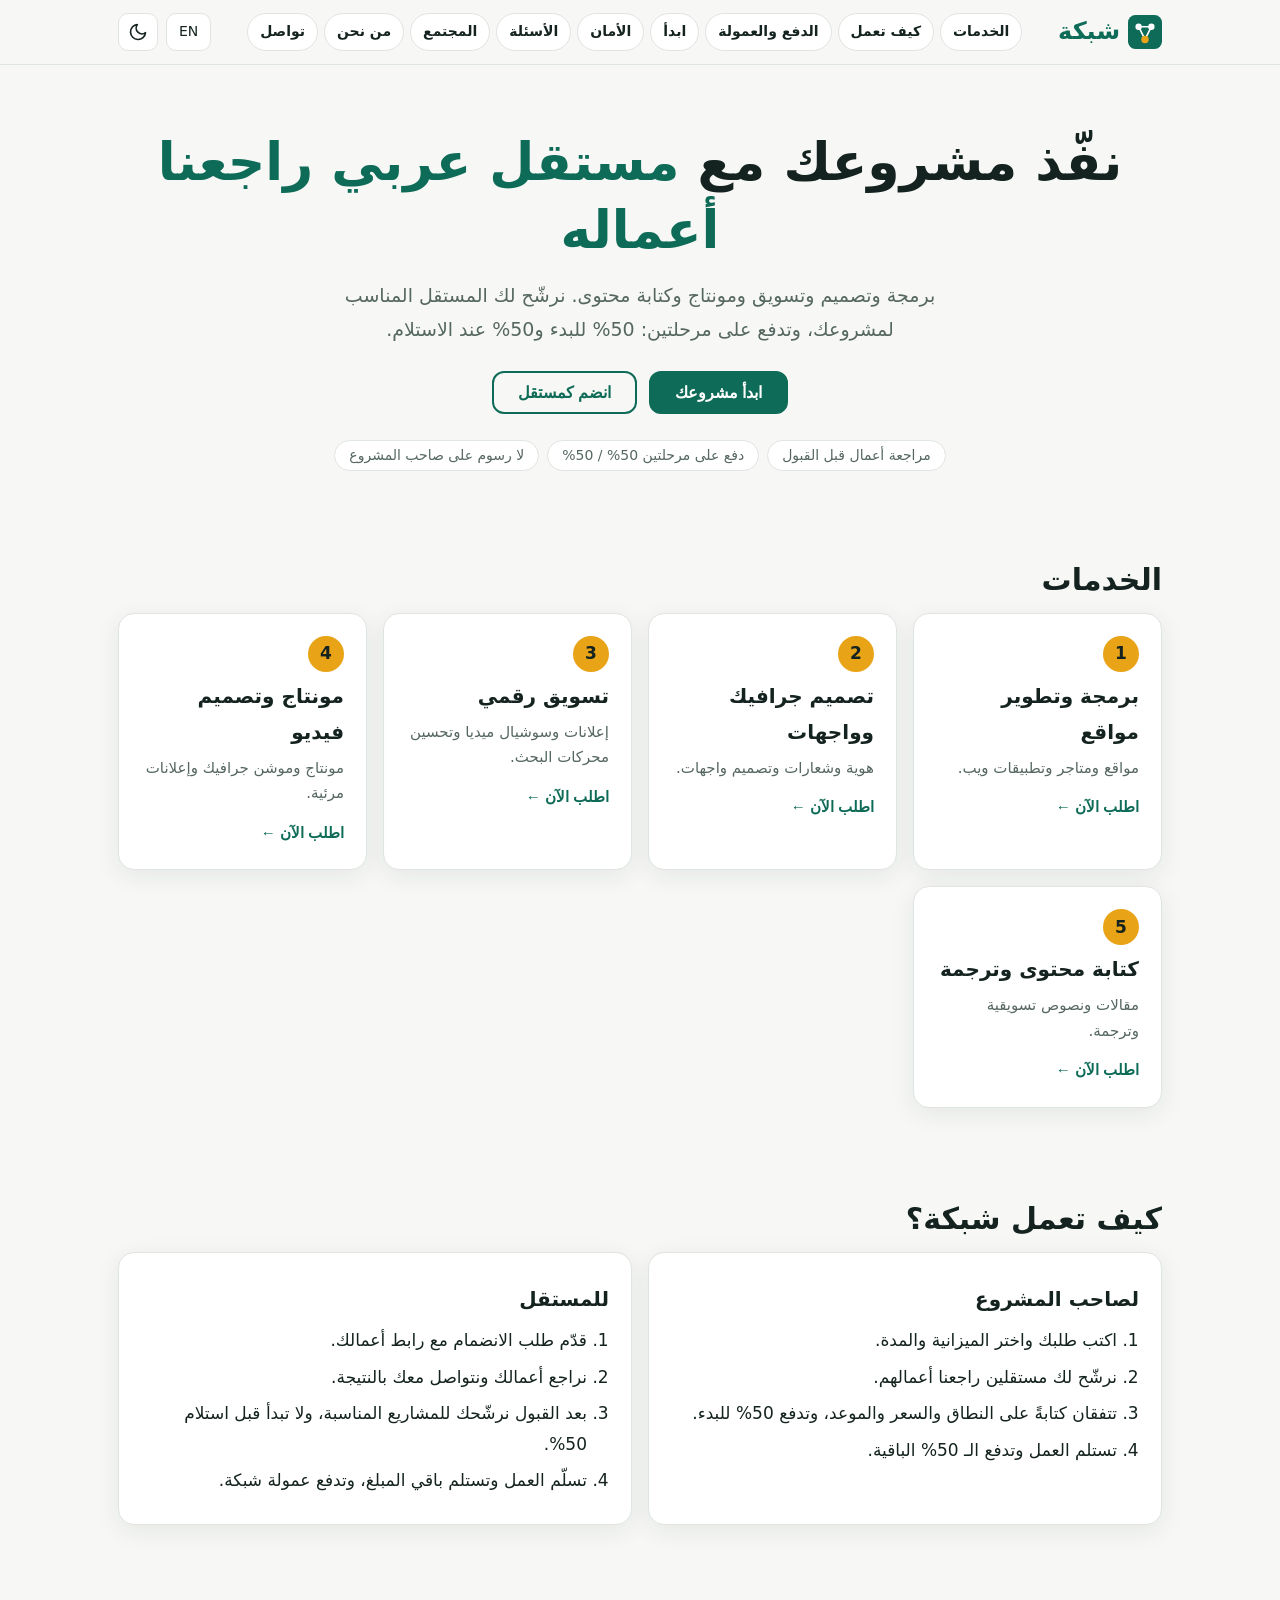
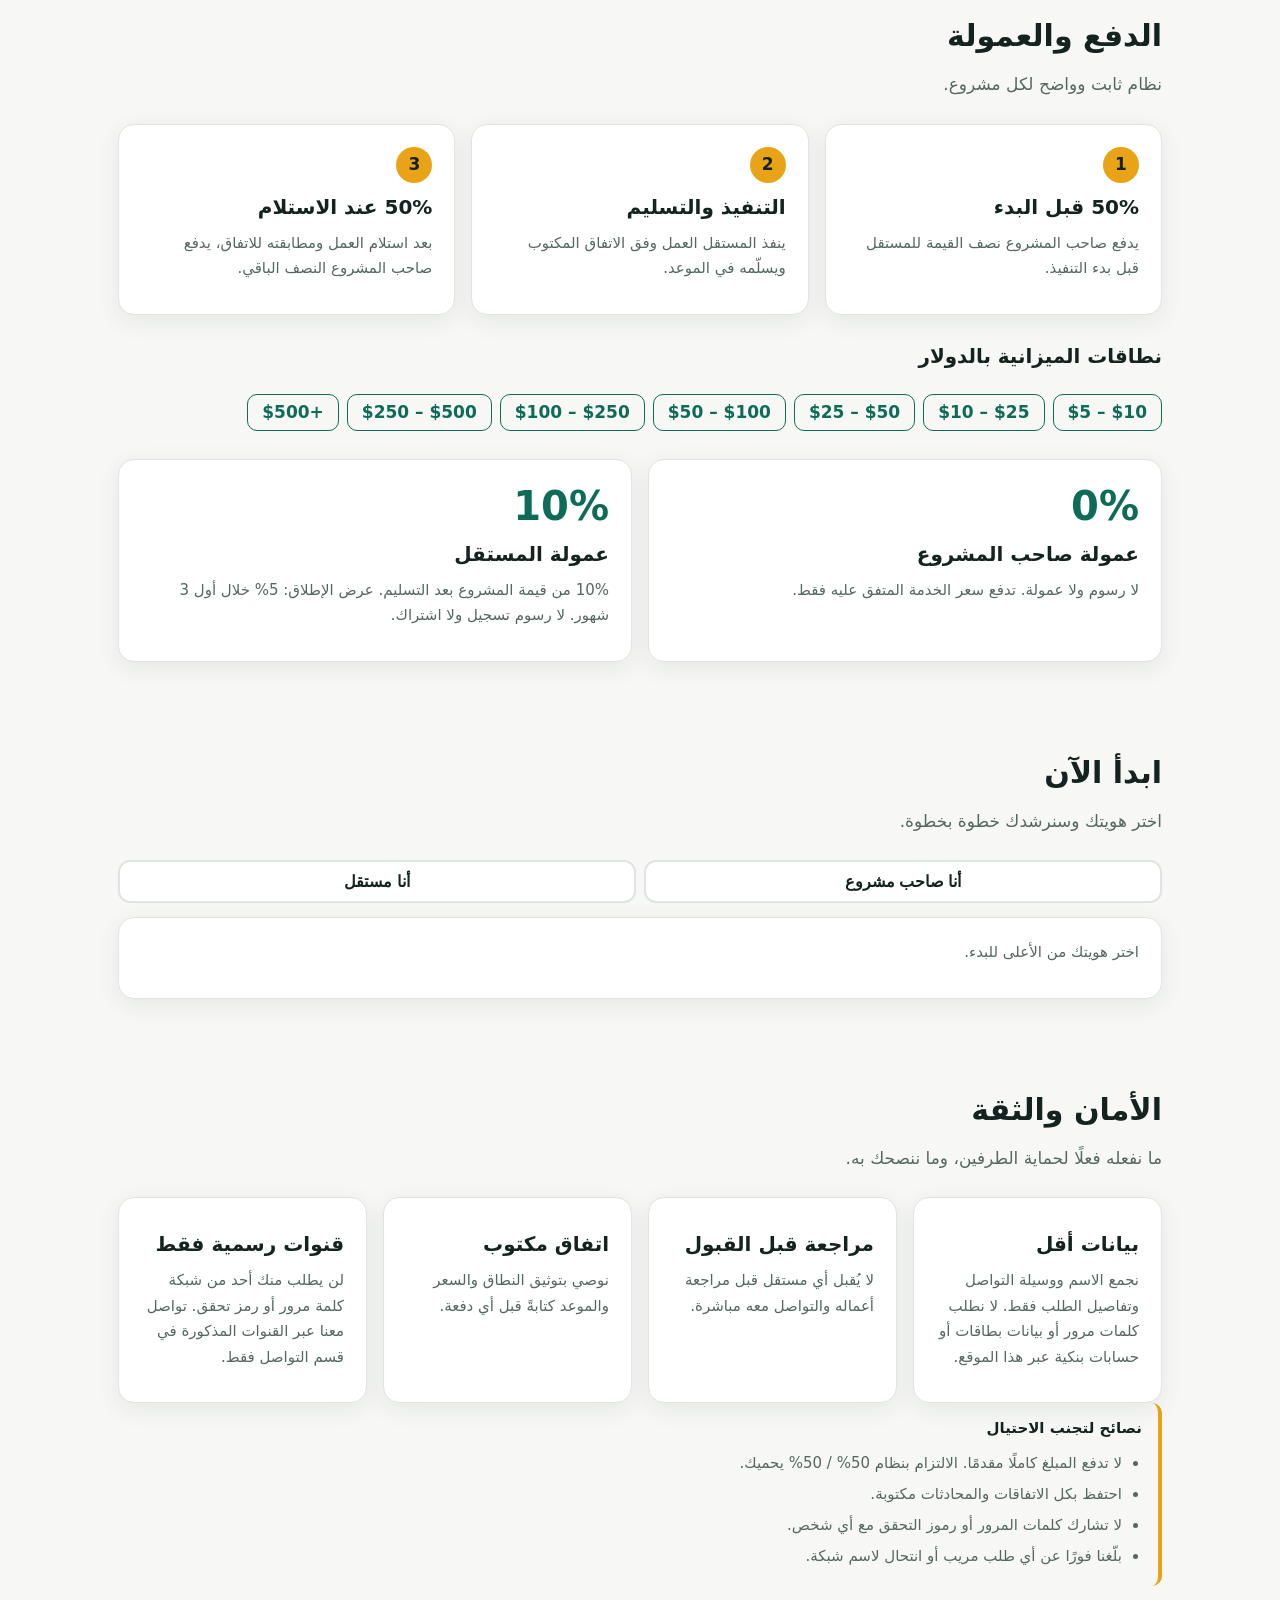
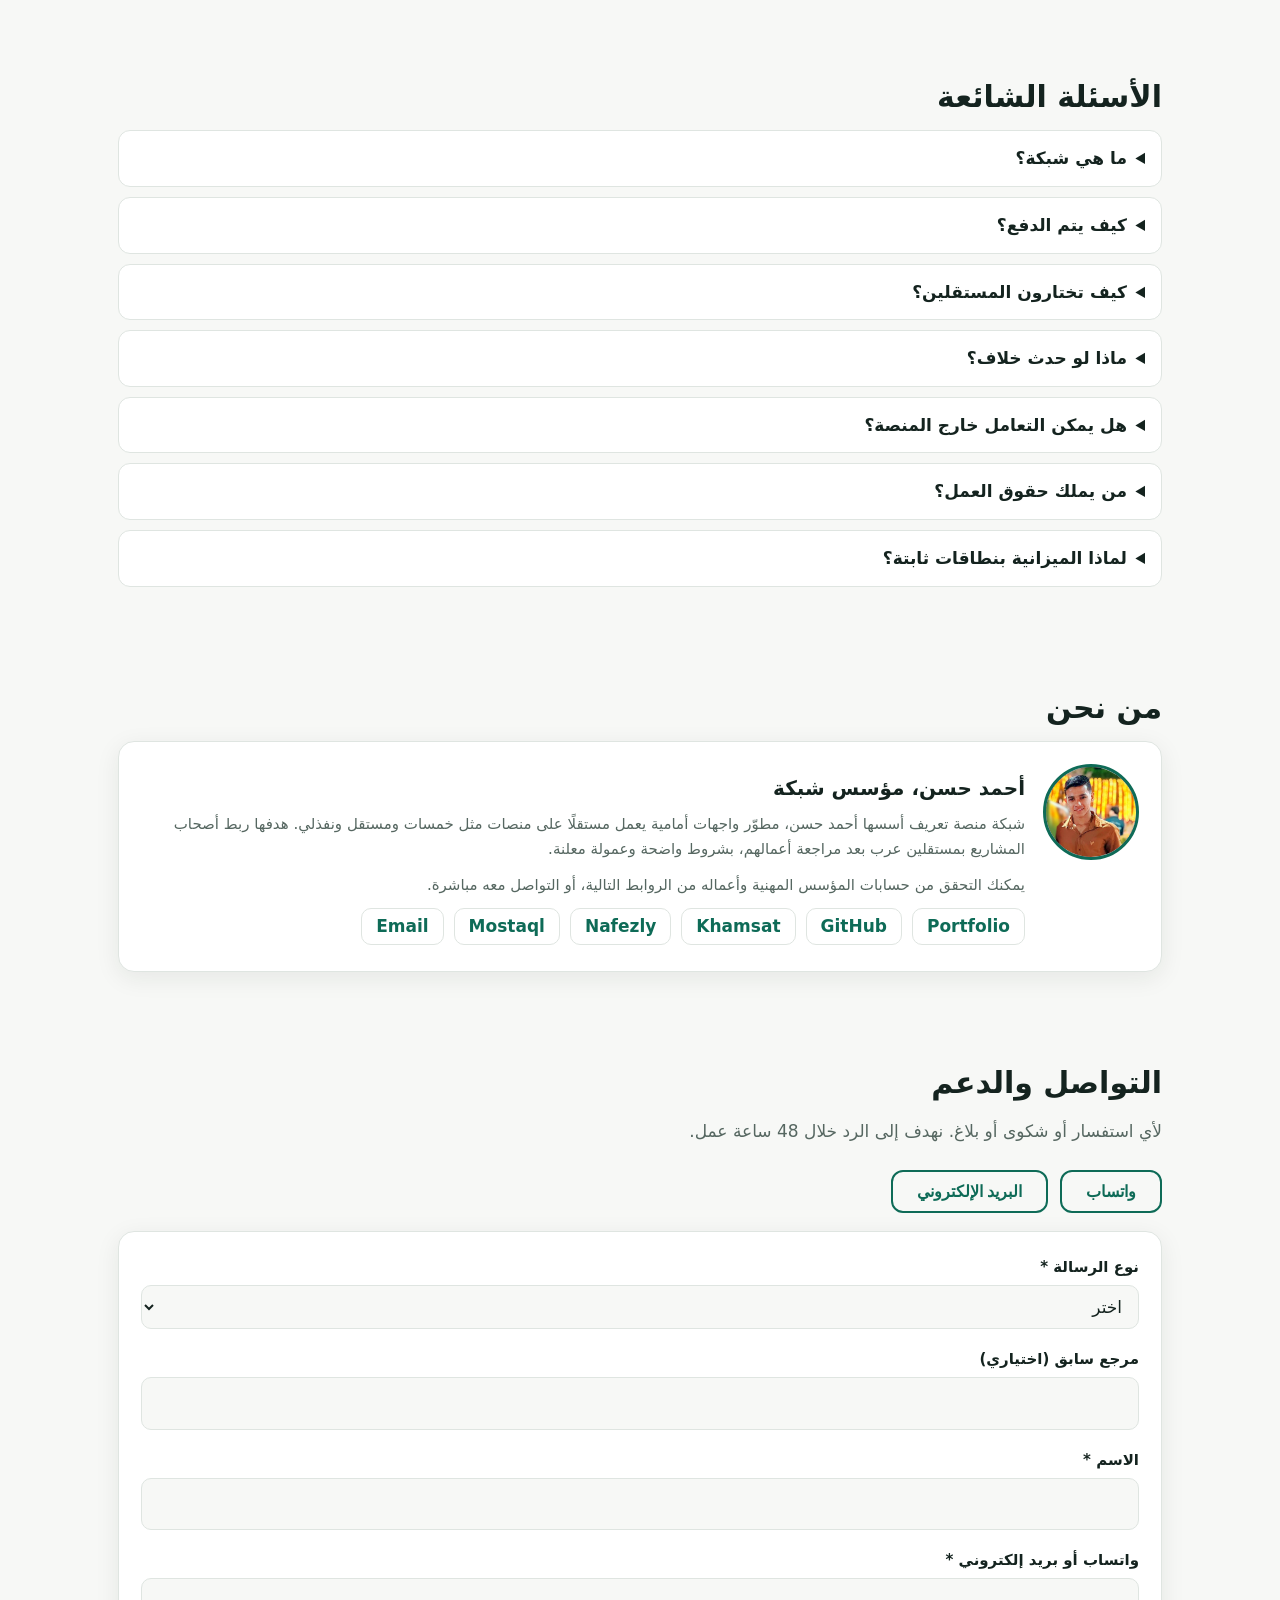
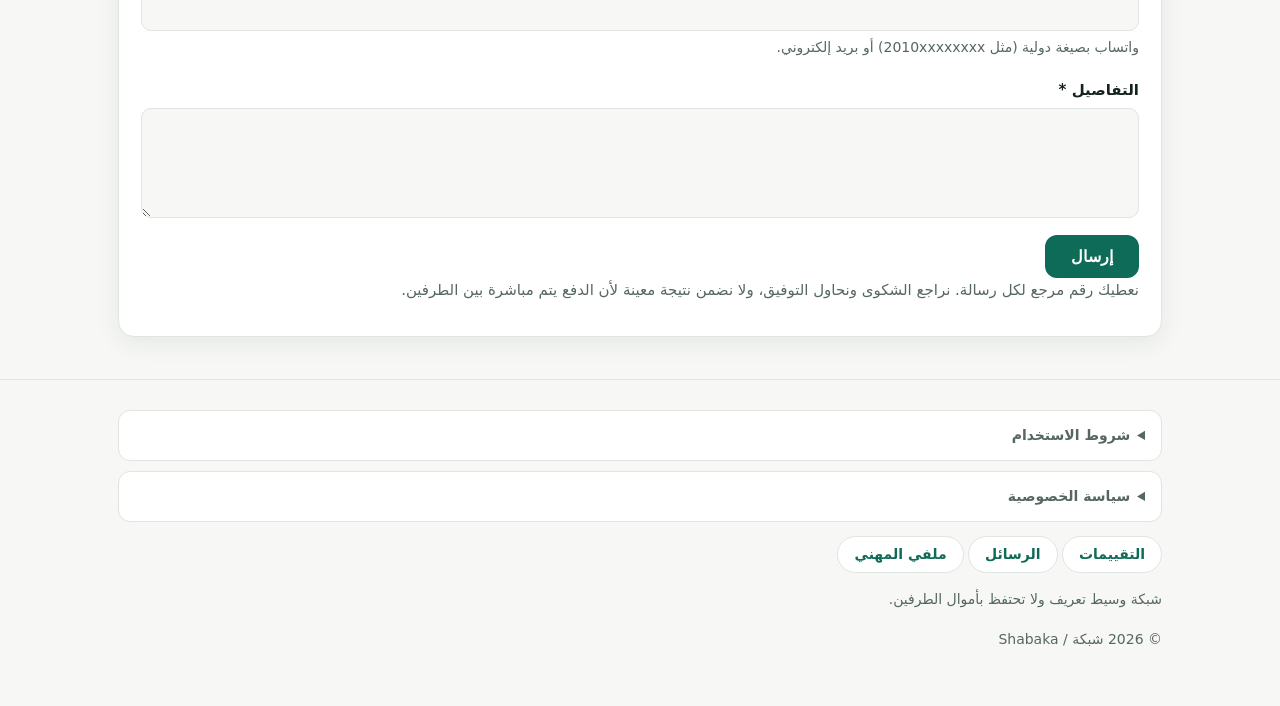
<file: index.html>
<!doctype html>
<html lang="ar" dir="rtl">
  <head>
    <meta charset="utf-8" />
    <meta
      name="viewport"
      content="width=device-width, initial-scale=1, viewport-fit=cover"
    />
    <title>شبكة | Shabaka — مستقلون عرب بأعمال تمت مراجعتها</title>
    <meta
      name="description"
      content="شبكة: نفّذ مشروعك مع مستقل عربي راجعنا أعماله. برمجة وتصميم وتسويق ومونتاج وكتابة محتوى. الدفع على مرحلتين 50% / 50%."
    />
    <meta property="og:title" content="شبكة | Shabaka" />
    <meta
      property="og:description"
      content="مستقلون عرب بأعمال تمت مراجعتها، ودفع على مرحلتين."
    />
    <meta name="referrer" content="no-referrer" />
    <meta name="color-scheme" content="light dark" />
    <meta name="theme-color" content="#0e6b57" />
    <link rel="canonical" href="https://ahmedhassanhamed.github.io/shabaka/" />
    <meta property="og:type" content="website" />
    <meta
      property="og:url"
      content="https://ahmedhassanhamed.github.io/shabaka/"
    />
    <meta property="og:locale" content="ar_AR" />
    <meta
      property="og:image"
      content="https://ahmedhassanhamed.github.io/shabaka/assets/og-image.png"
    />
    <meta property="og:image:width" content="1200" />
    <meta property="og:image:height" content="630" />
    <meta property="og:image:alt" content="شبكة | Shabaka" />
    <meta name="twitter:card" content="summary_large_image" />
    <meta
      name="twitter:image"
      content="https://ahmedhassanhamed.github.io/shabaka/assets/og-image.png"
    />
    <script type="application/ld+json">
      {
        "@context": "https://schema.org",
        "@type": "Organization",
        "name": "شبكة | Shabaka",
        "url": "https://ahmedhassanhamed.github.io/shabaka/",
        "logo": "https://ahmedhassanhamed.github.io/shabaka/assets/logo.svg",
        "email": "ahmed.hassan.dev77@gmail.com",
        "founder": {
          "@type": "Person",
          "name": "Ahmed Hassan",
          "image": "https://ahmedhassanhamed.github.io/shabaka/assets/profile.jpeg",
          "sameAs": [
            "https://ahmedhassanhamed.github.io/AhmedHassanHamed/",
            "https://github.com/AhmedHassanHamed",
            "https://khamsat.com/user/hassanhamed_cz",
            "https://nafezly.com/u/ahmed_hassan_dev",
            "https://mostaql.com/u/Ahmed_Hassan_CZ"
          ]
        }
      }
    </script>
    <meta
      http-equiv="Content-Security-Policy"
      content="default-src 'self'; style-src 'self' https://fonts.googleapis.com; font-src https://fonts.gstatic.com; script-src 'self' https://gc.zgo.at https://plausible.io; img-src 'self' data: https://*.goatcounter.com; connect-src 'self' https://*.goatcounter.com https://plausible.io; base-uri 'none'; form-action 'none'; object-src 'none'"
    />
    <link rel="icon" type="image/svg+xml" href="assets/favicon.svg" />
    <link
      href="https://fonts.googleapis.com/css2?family=Cairo:wght@400;600;800&display=swap"
      rel="stylesheet"
    />
    <link rel="stylesheet" href="css/style.css" />
  </head>
  <body>
    <a class="skip" href="#main" data-i18n="skip"></a>
    <header>
      <div class="w">
        <a class="logo" href="#top"
          ><img src="assets/logo.svg" alt="" width="34" height="34" /><span
            >شبكة</span
          ></a
        >
        <nav id="nav" aria-label="Main">
          <a href="#services" data-i18n="n_services"></a
          ><a href="#how" data-i18n="n_how"></a
          ><a href="#pay" data-i18n="n_pay"></a
          ><a href="#start" data-i18n="n_start"></a
          ><a href="#trust" data-i18n="n_trust"></a
          ><a href="#faq" data-i18n="n_faq"></a
          ><a href="community.html" data-i18n="n_community"></a
          ><a href="#about" data-i18n="n_about"></a
          ><a href="#contact" data-i18n="n_contact"></a>
        </nav>
        <div class="ctl">
          <button
            class="ib"
            id="lang"
            type="button"
            aria-label="Language"
          ></button
          ><button class="ib" id="theme" type="button"></button
          ><button
            class="ib mb"
            id="mb"
            type="button"
            aria-controls="nav"
            aria-expanded="false"
            data-i18n="menu"
          ></button>
        </div>
      </div>
    </header>
    <main id="main">
      <section class="hero" id="top">
        <div class="w">
          <h1><span data-i18n="h1a"></span> <em data-i18n="h1b"></em></h1>
          <p data-i18n="h_sub"></p>
          <div class="cta">
            <button
              class="btn"
              type="button"
              data-role="client"
              data-i18n="h_cta_c"
            ></button
            ><button
              class="btn o"
              type="button"
              data-role="freelancer"
              data-i18n="h_cta_f"
            ></button>
          </div>
          <ul class="chips">
            <li data-i18n="c1"></li>
            <li data-i18n="c2"></li>
            <li data-i18n="c3"></li>
          </ul>
        </div>
      </section>

      <section id="services">
        <div class="w">
          <h2 data-i18n="s_title"></h2>
          <div class="g" id="cats"></div>
        </div>
      </section>

      <section id="how">
        <div class="w">
          <h2 data-i18n="how_title"></h2>
          <div class="g2">
            <div class="c">
              <h3 data-i18n="how_c"></h3>
              <ol class="lst">
                <li data-i18n="hc1"></li>
                <li data-i18n="hc2"></li>
                <li data-i18n="hc3"></li>
                <li data-i18n="hc4"></li>
              </ol>
            </div>
            <div class="c">
              <h3 data-i18n="how_f"></h3>
              <ol class="lst">
                <li data-i18n="hf1"></li>
                <li data-i18n="hf2"></li>
                <li data-i18n="hf3"></li>
                <li data-i18n="hf4"></li>
              </ol>
            </div>
          </div>
        </div>
      </section>

      <section id="pay">
        <div class="w">
          <h2 data-i18n="pay_title"></h2>
          <p class="sub" data-i18n="pay_sub"></p>
          <div class="g">
            <div class="c">
              <span class="n">1</span>
              <h3 data-i18n="p1t"></h3>
              <p data-i18n="p1d"></p>
            </div>
            <div class="c">
              <span class="n">2</span>
              <h3 data-i18n="p2t"></h3>
              <p data-i18n="p2d"></p>
            </div>
            <div class="c">
              <span class="n">3</span>
              <h3 data-i18n="p3t"></h3>
              <p data-i18n="p3d"></p>
            </div>
          </div>
          <h3 class="mt" data-i18n="bands_t"></h3>
          <ul class="bands" id="bands"></ul>
          <div class="g2 mt">
            <div class="c">
              <b class="big">0%</b>
              <h3 data-i18n="fc_t"></h3>
              <p data-i18n="fc_d"></p>
            </div>
            <div class="c">
              <b class="big">10%</b>
              <h3 data-i18n="ff_t"></h3>
              <p data-i18n="ff_d"></p>
            </div>
          </div>
        </div>
      </section>

      <section id="start">
        <div class="w">
          <h2 data-i18n="st_title"></h2>
          <p class="sub" data-i18n="st_sub"></p>
          <div class="roles" role="tablist">
            <button
              type="button"
              role="tab"
              id="t-client"
              aria-selected="false"
              aria-controls="wz"
              data-role="client"
              data-i18n="h_client"
            ></button
            ><button
              type="button"
              role="tab"
              id="t-freelancer"
              aria-selected="false"
              aria-controls="wz"
              data-role="freelancer"
              data-i18n="h_free"
            ></button>
          </div>
          <div class="c" id="wz" role="tabpanel" aria-live="polite"></div>
        </div>
      </section>

      <section id="trust">
        <div class="w">
          <h2 data-i18n="tr_title"></h2>
          <p class="sub" data-i18n="tr_sub"></p>
          <div class="g">
            <div class="c">
              <h3 data-i18n="tr1t"></h3>
              <p data-i18n="tr1d"></p>
            </div>
            <div class="c">
              <h3 data-i18n="tr2t"></h3>
              <p data-i18n="tr2d"></p>
            </div>
            <div class="c">
              <h3 data-i18n="tr3t"></h3>
              <p data-i18n="tr3d"></p>
            </div>
            <div class="c">
              <h3 data-i18n="tr4t"></h3>
              <p data-i18n="tr4d"></p>
            </div>
          </div>
          <div class="note mt">
            <strong data-i18n="tips_t"></strong>
            <ul>
              <li data-i18n="tip1"></li>
              <li data-i18n="tip2"></li>
              <li data-i18n="tip3"></li>
              <li data-i18n="tip4"></li>
            </ul>
          </div>
        </div>
      </section>

      <section id="faq">
        <div class="w">
          <h2 data-i18n="faq_title"></h2>
          <details>
            <summary data-i18n="fq1q"></summary>
            <p data-i18n="fq1a"></p>
          </details>
          <details>
            <summary data-i18n="fq2q"></summary>
            <p data-i18n="fq2a"></p>
          </details>
          <details>
            <summary data-i18n="fq3q"></summary>
            <p data-i18n="fq3a"></p>
          </details>
          <details>
            <summary data-i18n="fq4q"></summary>
            <p data-i18n="fq4a"></p>
          </details>
          <details>
            <summary data-i18n="fq5q"></summary>
            <p data-i18n="fq5a"></p>
          </details>
          <details>
            <summary data-i18n="fq6q"></summary>
            <p data-i18n="fq6a"></p>
          </details>
          <details>
            <summary data-i18n="fq7q"></summary>
            <p data-i18n="fq7a"></p>
          </details>
        </div>
      </section>

      <section id="about">
        <div class="w">
          <h2 data-i18n="ab_title"></h2>
          <div class="c about">
            <img
              class="av"
              src="assets/profile.jpeg"
              alt="أحمد حسن"
              width="96"
              height="96"
              decoding="async"
            />
            <div>
              <h3 data-i18n="ab_name"></h3>
              <p data-i18n="ab_p1"></p>
              <p data-i18n="ab_p2"></p>
              <ul class="links">
                <li>
                  <a
                    href="https://ahmedhassanhamed.github.io/AhmedHassanHamed/"
                    target="_blank"
                    rel="noopener noreferrer"
                    >Portfolio</a
                  >
                </li>
                <li>
                  <a
                    href="https://github.com/AhmedHassanHamed"
                    target="_blank"
                    rel="noopener noreferrer"
                    >GitHub</a
                  >
                </li>
                <li>
                  <a
                    href="https://khamsat.com/user/hassanhamed_cz"
                    target="_blank"
                    rel="noopener noreferrer"
                    >Khamsat</a
                  >
                </li>
                <li>
                  <a
                    href="https://nafezly.com/u/ahmed_hassan_dev"
                    target="_blank"
                    rel="noopener noreferrer"
                    >Nafezly</a
                  >
                </li>
                <li>
                  <a
                    href="https://mostaql.com/u/Ahmed_Hassan_CZ"
                    target="_blank"
                    rel="noopener noreferrer"
                    >Mostaql</a
                  >
                </li>
                <li>
                  <a href="mailto:ahmed.hassan.dev77@gmail.com"
                    >Email</a
                  >
                </li>
              </ul>
            </div>
          </div>
        </div>
      </section>

      <section id="contact">
        <div class="w">
          <h2 data-i18n="ct_title"></h2>
          <p class="sub" data-i18n="ct_sub"></p>
          <div class="cta start">
            <a
              class="btn o"
              id="cw"
              href="#contact"
              target="_blank"
              rel="noopener"
              hidden
              data-i18n="ct_wa"
            ></a
            ><a
              class="btn o"
              id="ce"
              href="#contact"
              hidden
              data-i18n="ct_em"
            ></a>
          </div>
          <div class="c">
            <div id="sp"></div>
            <p class="tk" data-i18n="ct_note"></p>
          </div>
        </div>
      </section>
    </main>
    <footer>
      <div class="w">
        <details>
          <summary data-i18n="ft_terms"></summary>
          <p data-i18n="terms_body"></p>
        </details>
        <details>
          <summary data-i18n="ft_privacy"></summary>
          <p data-i18n="privacy_body"></p>
        </details>
        <p>
          <a class="pill" href="reviews.html" data-i18n="ft_reviews"></a>
          <a class="pill" href="messages.html" data-i18n="ft_msgs"></a>
          <a class="pill" href="profile.html" data-i18n="ft_profile"></a>
        </p>
        <p data-i18n="ft_disc"></p>
        <p>&copy; 2026 شبكة / Shabaka</p>
      </div>
    </footer>
    <noscript
      ><p class="ns">
        يتطلب هذا الموقع تفعيل JavaScript. / This site requires JavaScript.
      </p></noscript
    >
    <script src="js/config.js"></script>
    <script src="js/i18n.js"></script>
    <script src="js/app.js"></script>
  </body>
</html>
</file>
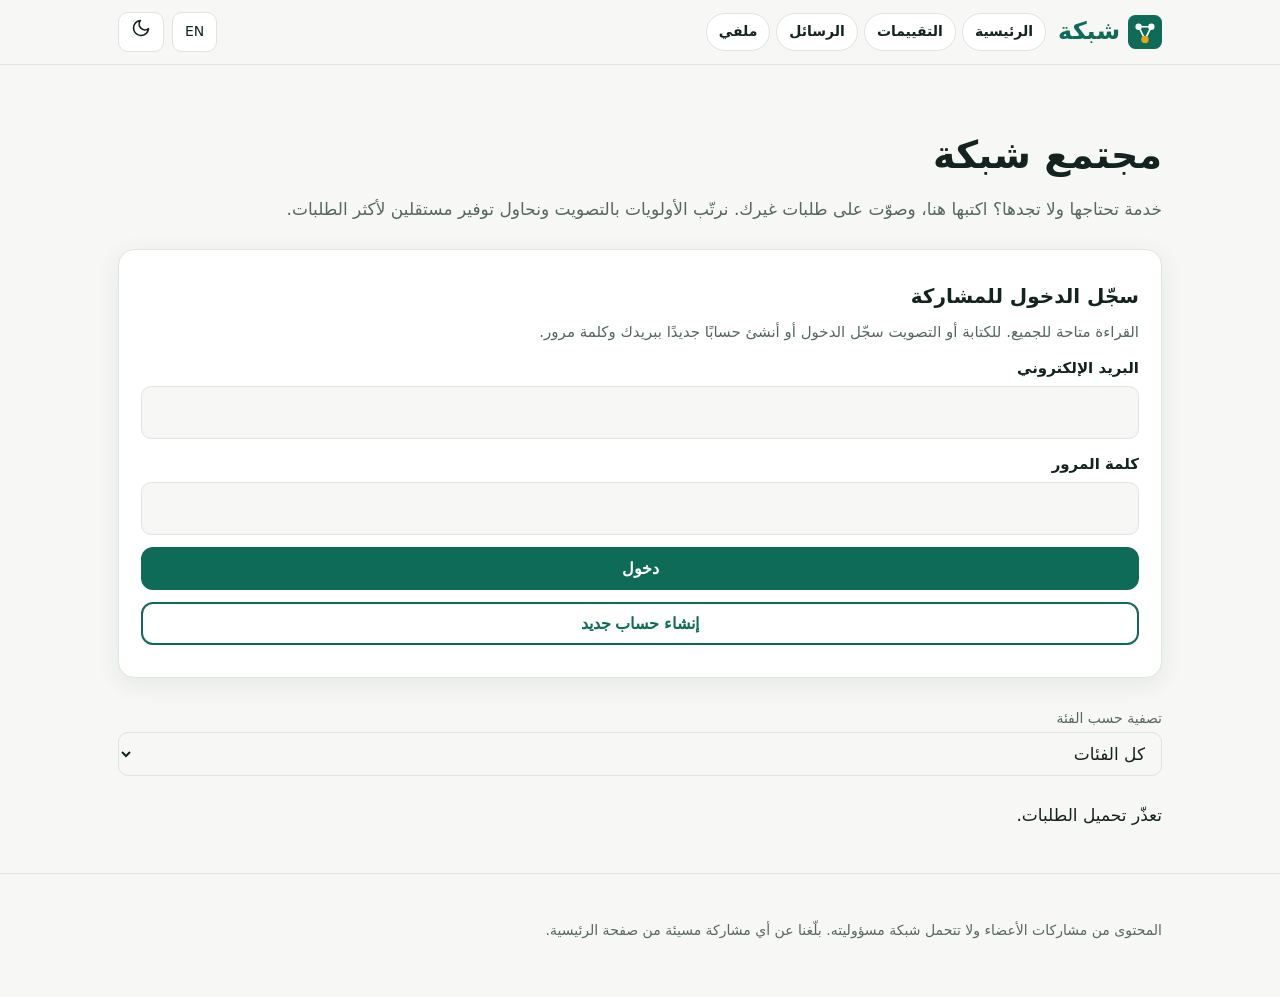
<file: community.html>
<!doctype html>
<html lang="ar" dir="rtl">
  <head>
    <meta charset="utf-8" />
    <meta
      name="viewport"
      content="width=device-width, initial-scale=1, viewport-fit=cover"
    />
    <title>المجتمع | شبكة Shabaka</title>
    <meta
      name="description"
      content="اكتب الخدمة التي تحتاجها ولا تجدها، وصوّت على طلبات الآخرين. نرتب الأولويات حسب التصويت."
    />
    <meta name="referrer" content="no-referrer" />
    <meta name="color-scheme" content="light dark" />
    <meta name="theme-color" content="#0e6b57" />
    <link
      rel="canonical"
      href="https://ahmedhassanhamed.github.io/shabaka/community.html"
    />
    <meta
      http-equiv="Content-Security-Policy"
      content="default-src 'self'; style-src 'self' https://fonts.googleapis.com; font-src https://fonts.gstatic.com; script-src 'self'; img-src 'self' data:; connect-src https://*.supabase.co; base-uri 'none'; form-action 'none'; object-src 'none'"
    />
    <link rel="icon" type="image/svg+xml" href="assets/favicon.svg" />
    <link
      href="https://fonts.googleapis.com/css2?family=Cairo:wght@400;600;800&display=swap"
      rel="stylesheet"
    />
    <link rel="stylesheet" href="css/style.css" />
  </head>
  <body>
    <header class="sub">
      <div class="w">
        <a class="logo" href="index.html"
          ><img src="assets/logo.svg" alt="" width="34" height="34" /><span
            >شبكة</span
          ></a
        >
        <nav aria-label="Main">
          <a href="index.html">الرئيسية</a><a href="reviews.html">التقييمات</a
          ><a href="messages.html">الرسائل</a><a href="profile.html">ملفي</a>
        </nav>
      </div>
    </header>
    <main class="pg">
      <section>
        <div class="w">
          <h1>مجتمع شبكة</h1>
          <p class="sub">
            خدمة تحتاجها ولا تجدها؟ اكتبها هنا، وصوّت على طلبات غيرك. نرتّب
            الأولويات بالتصويت ونحاول توفير مستقلين لأكثر الطلبات.
          </p>

          <div class="c" id="lg" hidden>
            <h3>سجّل الدخول للمشاركة</h3>
            <p>
              القراءة متاحة للجميع. للكتابة أو التصويت سجّل الدخول أو أنشئ
              حسابًا جديدًا ببريدك وكلمة مرور.
            </p>
            <form id="lf">
              <div class="fld">
                <label for="em">البريد الإلكتروني</label
                ><input
                  id="em"
                  type="email"
                  autocomplete="email"
                  required
                  dir="ltr"
                />
              </div>
              <div class="fld">
                <label for="pw">كلمة المرور</label
                ><input
                  id="pw"
                  type="password"
                  autocomplete="current-password"
                  minlength="8"
                  required
                />
              </div>
              <button class="btn" type="submit">دخول</button>
              <button class="btn o" type="button" id="su">
                إنشاء حساب جديد
              </button>
            </form>
            <p class="tk" id="lm" role="status"></p>
          </div>

          <div class="c" id="pf-box" hidden>
            <h3>اكتب طلبك</h3>
            <form id="pf">
              <div class="fld">
                <label for="pn">اسم العرض (يظهر للجميع)</label
                ><input
                  id="pn"
                  maxlength="40"
                  minlength="2"
                  required
                  autocomplete="nickname"
                />
              </div>
              <div class="fld">
                <label for="pc">الفئة</label
                ><select id="pc" required></select>
              </div>
              <div class="fld">
                <label for="pt">عنوان الطلب</label
                ><input id="pt" maxlength="80" minlength="5" required />
              </div>
              <div class="fld">
                <label for="pbud">الميزانية</label
                ><select id="pbud"></select>
              </div>
              <div class="fld">
                <label for="pdur">المدة المطلوبة</label
                ><select id="pdur"></select>
              </div>
              <div class="fld">
                <label for="pd">التفاصيل</label
                ><textarea
                  id="pd"
                  maxlength="600"
                  minlength="20"
                  required
                ></textarea>
                <small class="tk"
                  >لا تكتب أرقام هواتف أو إيميلات أو بيانات شخصية. المشاركات
                  تُراجع قبل النشر.</small
                >
              </div>
              <button class="btn" type="submit" id="pb">إرسال للمراجعة</button>
              <p class="tk" id="pm" role="status"></p>
            </form>
            <div id="mine"></div>
            <button class="link" id="out" type="button">تسجيل الخروج</button>
          </div>

          <div class="mt">
            <label for="flt" class="tk">تصفية حسب الفئة</label>
            <select id="flt"></select>
          </div>
          <div class="stack mt" id="ls" aria-live="polite"></div>
        </div>
      </section>
    </main>
    <footer>
      <div class="w">
        <p>
          المحتوى من مشاركات الأعضاء ولا تتحمل شبكة مسؤوليته. بلّغنا عن أي
          مشاركة مسيئة من صفحة الرئيسية.
        </p>
      </div>
    </footer>
    <noscript><p class="ns">يتطلب هذا الموقع JavaScript.</p></noscript>
    <script src="js/chat-config.js"></script>
    <script src="js/shell.js"></script>
    <script src="js/nav.js"></script>
    <script src="js/auth.js"></script>
    <script src="js/community.js"></script>
  </body>
</html>
</file>
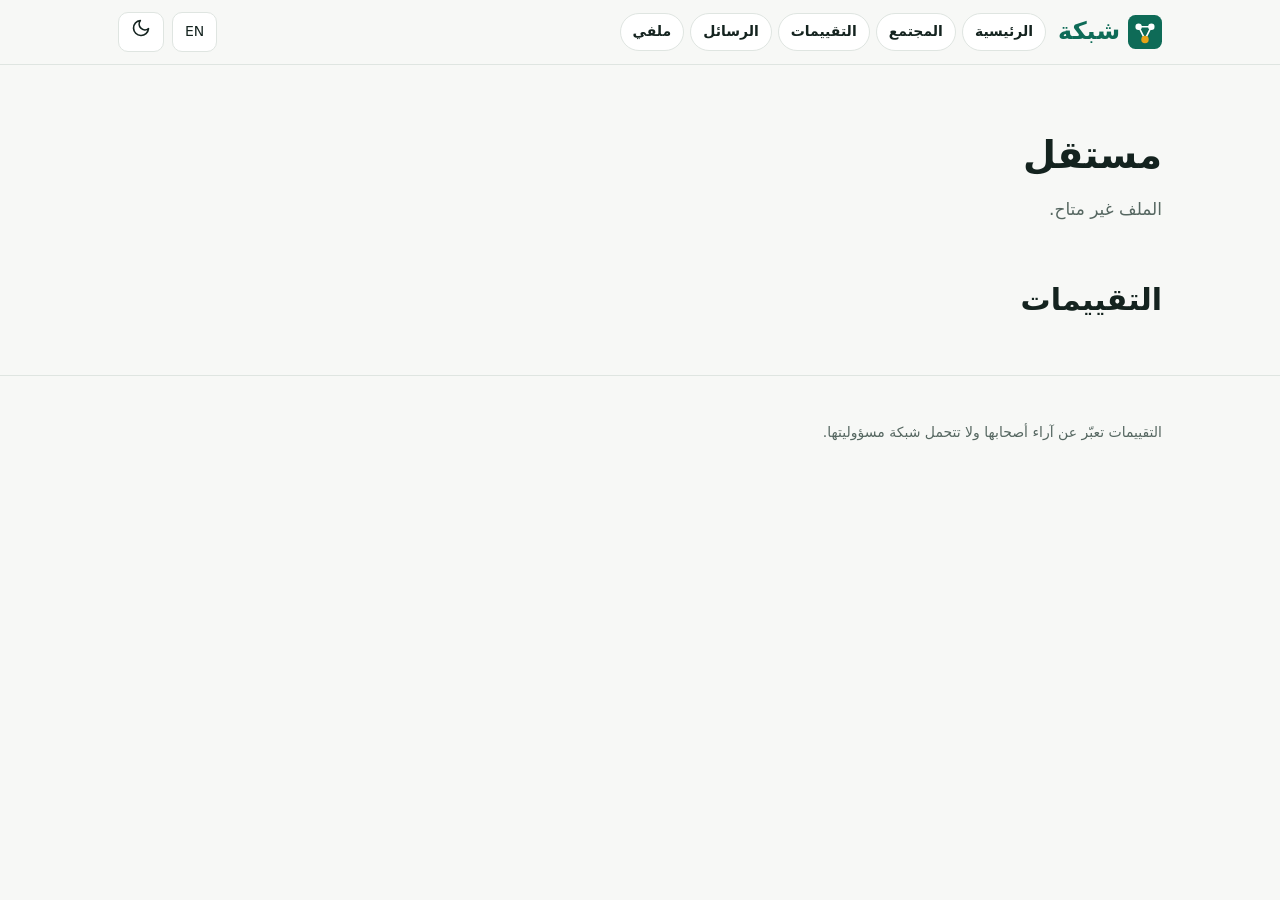
<file: freelancer.html>
<!doctype html>
<html lang="ar" dir="rtl">
  <head>
    <meta charset="utf-8" />
    <meta
      name="viewport"
      content="width=device-width, initial-scale=1, viewport-fit=cover"
    />
    <title>ملف مستقل | شبكة Shabaka</title>
    <meta
      name="description"
      content="ملف مستقل على شبكة وتقييمات أصحاب المشاريع الذين أتمّوا أعمالهم معه."
    />
    <meta name="referrer" content="no-referrer" />
    <meta name="color-scheme" content="light dark" />
    <meta name="theme-color" content="#0e6b57" />
    <meta
      http-equiv="Content-Security-Policy"
      content="default-src 'self'; style-src 'self' https://fonts.googleapis.com; font-src https://fonts.gstatic.com; script-src 'self'; img-src 'self' data:; connect-src https://*.supabase.co; base-uri 'none'; form-action 'none'; object-src 'none'"
    />
    <link rel="icon" type="image/svg+xml" href="assets/favicon.svg" />
    <link
      href="https://fonts.googleapis.com/css2?family=Cairo:wght@400;600;800&display=swap"
      rel="stylesheet"
    />
    <link rel="stylesheet" href="css/style.css" />
  </head>
  <body>
    <header class="sub">
      <div class="w">
        <a class="logo" href="index.html"
          ><img src="assets/logo.svg" alt="" width="34" height="34" /><span
            >شبكة</span
          ></a
        >
        <nav aria-label="Main">
          <a href="index.html">الرئيسية</a><a href="community.html">المجتمع</a
          ><a href="reviews.html">التقييمات</a
          ><a href="messages.html">الرسائل</a><a href="profile.html">ملفي</a>
        </nav>
      </div>
    </header>
    <main class="pg">
      <section>
        <div class="w">
          <h1 id="fn">مستقل</h1>
          <p class="sub" id="fm" aria-live="polite"></p>
          <div class="g" id="stats"></div>
          <div class="c" id="pb" hidden>
            <h3>نبذة</h3>
            <p id="bio"></p>
            <a
              class="pill"
              id="pu"
              target="_blank"
              rel="noopener noreferrer nofollow"
              hidden
              >معرض الأعمال</a
            >
          </div>
          <h2 class="mt">التقييمات</h2>
          <div class="stack" id="fl"></div>
        </div>
      </section>
    </main>
    <footer>
      <div class="w">
        <p>التقييمات تعبّر عن آراء أصحابها ولا تتحمل شبكة مسؤوليتها.</p>
      </div>
    </footer>
    <noscript><p class="ns">يتطلب هذا الموقع JavaScript.</p></noscript>
    <script src="js/chat-config.js"></script>
    <script src="js/shell.js"></script>
    <script src="js/nav.js"></script>
    <script src="js/freelancer.js"></script>
  </body>
</html>
</file>
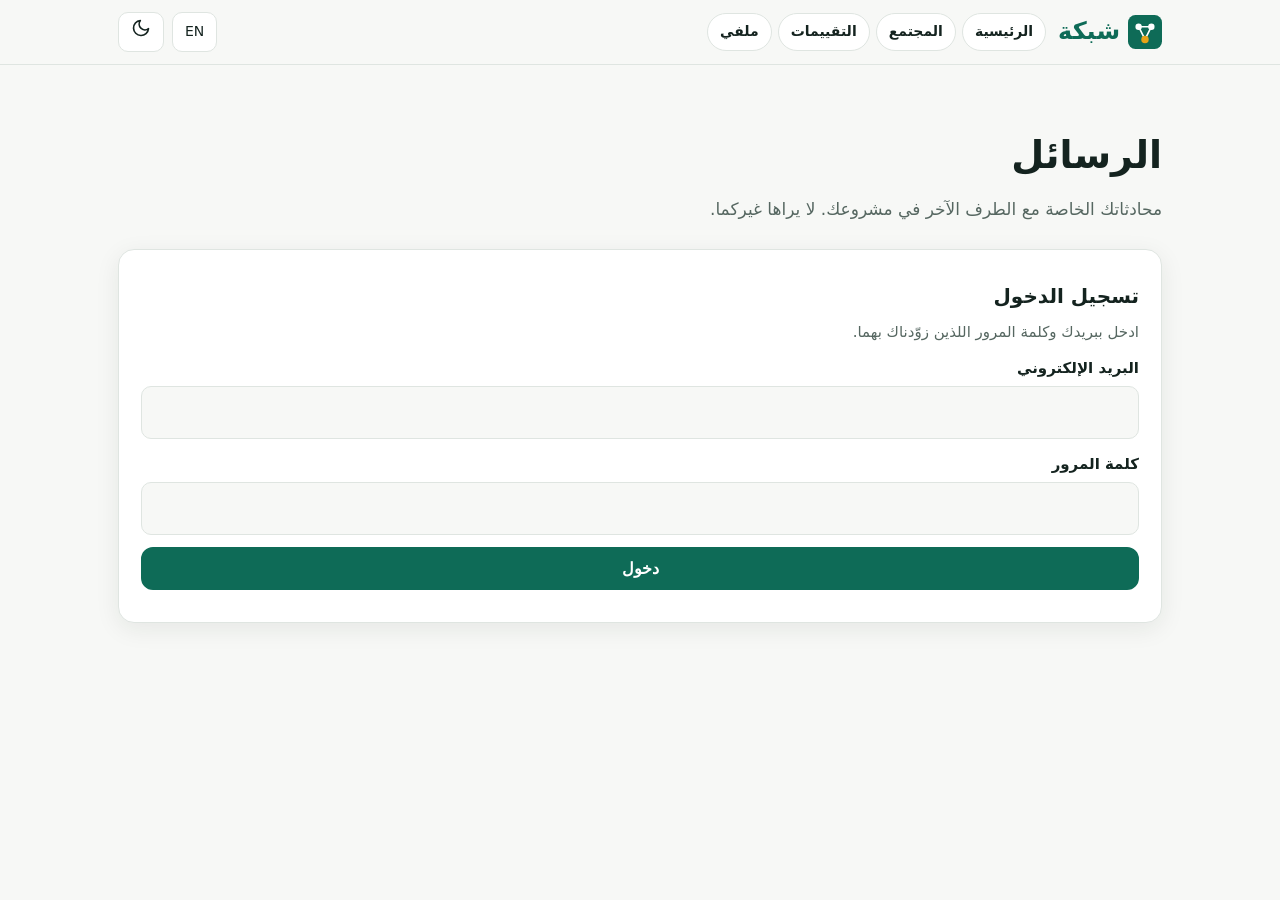
<file: messages.html>
<!doctype html>
<html lang="ar" dir="rtl">
  <head>
    <meta charset="utf-8" />
    <meta
      name="viewport"
      content="width=device-width, initial-scale=1, viewport-fit=cover"
    />
    <meta name="robots" content="noindex" />
    <meta name="referrer" content="no-referrer" />
    <meta name="color-scheme" content="light dark" />
    <meta name="theme-color" content="#0e6b57" />
    <meta
      http-equiv="Content-Security-Policy"
      content="default-src 'self'; style-src 'self' https://fonts.googleapis.com; font-src https://fonts.gstatic.com; script-src 'self'; img-src 'self' data:; connect-src https://*.supabase.co; base-uri 'none'; form-action 'none'; object-src 'none'"
    />
    <title>الرسائل | شبكة Shabaka</title>
    <link rel="icon" type="image/svg+xml" href="assets/favicon.svg" />
    <link
      href="https://fonts.googleapis.com/css2?family=Cairo:wght@400;600;800&display=swap"
      rel="stylesheet"
    />
    <link rel="stylesheet" href="css/style.css" />
  </head>
  <body>
    <header class="sub">
      <div class="w">
        <a class="logo" href="index.html"
          ><img src="assets/logo.svg" alt="" width="34" height="34" /><span
            >شبكة</span
          ></a
        >
        <nav aria-label="Main">
          <a href="index.html">الرئيسية</a><a href="community.html">المجتمع</a
          ><a href="reviews.html">التقييمات</a><a href="profile.html">ملفي</a>
        </nav>
      </div>
    </header>
    <main class="pg">
      <section>
        <div class="w">
          <h1>الرسائل</h1>
          <p class="sub">
            محادثاتك الخاصة مع الطرف الآخر في مشروعك. لا يراها غيركما.
          </p>

          <p class="note" id="nc" hidden>
            الرسائل قيد التجهيز وستكون متاحة قريبًا.
          </p>

          <div class="c" id="login" hidden>
            <h3>تسجيل الدخول</h3>
            <p>ادخل ببريدك وكلمة المرور اللذين زوّدناك بهما.</p>
            <form id="lf">
              <div class="fld">
                <label for="em">البريد الإلكتروني</label
                ><input
                  id="em"
                  type="email"
                  autocomplete="email"
                  required
                  dir="ltr"
                />
              </div>
              <div class="fld">
                <label for="pw">كلمة المرور</label
                ><input
                  id="pw"
                  type="password"
                  autocomplete="current-password"
                  minlength="8"
                  required
                />
              </div>
              <button class="btn" type="submit">دخول</button>
            </form>
            <p class="tk" id="lm" role="status"></p>
          </div>

          <div class="chat" id="app" hidden>
            <aside class="side">
              <h3>محادثاتك</h3>
              <div id="list"></div>
              <button class="link" id="out" type="button">تسجيل الخروج</button>
            </aside>
            <div class="th">
              <div class="top">
                <button class="link back" id="bk" type="button">← رجوع</button
                ><strong id="ttl" class="tk">اختر محادثة</strong
                ><button class="link" id="done" type="button" hidden>
                  اعتماد اكتمال المشروع</button
                ><a class="link" id="pf" href="freelancer.html" hidden
                  >ملف المستقل</a
                >
              </div>
              <div id="msgs" aria-live="polite"></div>
              <form class="composer" id="sf" hidden>
                <textarea
                  id="tx"
                  rows="2"
                  maxlength="2000"
                  required
                  aria-label="رسالتك"
                ></textarea
                ><button class="btn" type="submit" id="sb">إرسال</button>
              </form>
            </div>
          </div>
        </div>
      </section>
    </main>
    <noscript><p class="ns">يتطلب هذا الموقع JavaScript.</p></noscript>
    <script src="js/chat-config.js"></script>
    <script src="js/shell.js"></script>
    <script src="js/nav.js"></script>
    <script src="js/auth.js"></script>
    <script src="js/chat.js"></script>
  </body>
</html>
</file>
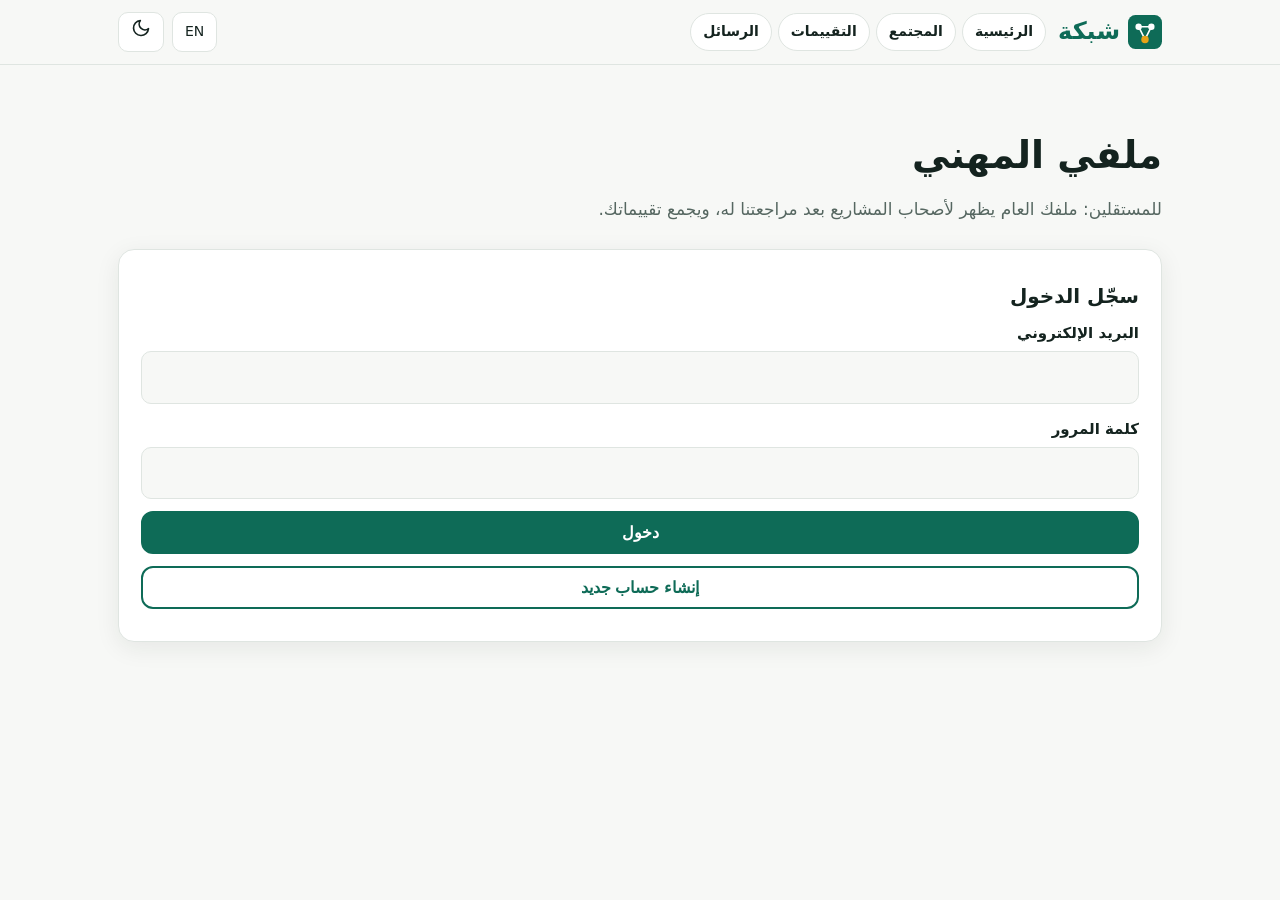
<file: profile.html>
<!doctype html>
<html lang="ar" dir="rtl">
  <head>
    <meta charset="utf-8" />
    <meta
      name="viewport"
      content="width=device-width, initial-scale=1, viewport-fit=cover"
    />
    <meta name="robots" content="noindex" />
    <meta name="referrer" content="no-referrer" />
    <meta name="color-scheme" content="light dark" />
    <meta name="theme-color" content="#0e6b57" />
    <meta
      http-equiv="Content-Security-Policy"
      content="default-src 'self'; style-src 'self' https://fonts.googleapis.com; font-src https://fonts.gstatic.com; script-src 'self'; img-src 'self' data:; connect-src https://*.supabase.co; base-uri 'none'; form-action 'none'; object-src 'none'"
    />
    <title>ملفي المهني | شبكة Shabaka</title>
    <link rel="icon" type="image/svg+xml" href="assets/favicon.svg" />
    <link
      href="https://fonts.googleapis.com/css2?family=Cairo:wght@400;600;800&display=swap"
      rel="stylesheet"
    />
    <link rel="stylesheet" href="css/style.css" />
  </head>
  <body>
    <header class="sub">
      <div class="w">
        <a class="logo" href="index.html"
          ><img src="assets/logo.svg" alt="" width="34" height="34" /><span
            >شبكة</span
          ></a
        >
        <nav aria-label="Main">
          <a href="index.html">الرئيسية</a><a href="community.html">المجتمع</a
          ><a href="reviews.html">التقييمات</a
          ><a href="messages.html">الرسائل</a>
        </nav>
      </div>
    </header>
    <main class="pg">
      <section>
        <div class="w">
          <h1>ملفي المهني</h1>
          <p class="sub">
            للمستقلين: ملفك العام يظهر لأصحاب المشاريع بعد مراجعتنا له، ويجمع
            تقييماتك.
          </p>
          <p class="note" id="nc" hidden>
            هذه الصفحة قيد التجهيز وستكون متاحة قريبًا.
          </p>

          <div class="c" id="lg" hidden>
            <h3>سجّل الدخول</h3>
            <form id="lf">
              <div class="fld">
                <label for="em">البريد الإلكتروني</label
                ><input
                  id="em"
                  type="email"
                  autocomplete="email"
                  required
                  dir="ltr"
                />
              </div>
              <div class="fld">
                <label for="pw">كلمة المرور</label
                ><input
                  id="pw"
                  type="password"
                  autocomplete="current-password"
                  minlength="8"
                  required
                />
              </div>
              <button class="btn" type="submit">دخول</button>
              <button class="btn o" type="button" id="su">
                إنشاء حساب جديد
              </button>
            </form>
            <p class="tk" id="lm" role="status"></p>
          </div>

          <div class="c" id="fm" hidden>
            <p class="note" id="st"></p>
            <form id="pf">
              <div class="fld">
                <label for="rl">أنا</label
                ><select id="rl">
                  <option value="freelancer">مستقل</option>
                  <option value="client">صاحب مشروع</option>
                </select>
              </div>
              <div class="fld">
                <label for="pn">الاسم المعروض</label
                ><input
                  id="pn"
                  minlength="2"
                  maxlength="40"
                  required
                  autocomplete="nickname"
                />
              </div>
              <div id="frf">
                <div class="fld">
                  <label for="pc">التخصص</label
                  ><select id="pc"></select>
                </div>
                <div class="fld">
                  <label for="pu">رابط معرض الأعمال (اختياري)</label
                  ><input id="pu" type="url" placeholder="https://" dir="ltr" />
                </div>
              </div>
              <div class="fld">
                <label for="bio">نبذة عنك</label
                ><textarea id="bio" maxlength="400"></textarea>
                <small class="tk"
                  >للمستقل: خبراتك وطريقة عملك (20 حرفًا على الأقل). لا تكتب
                  أرقام هواتف أو إيميلات.</small
                >
              </div>
              <button class="btn" type="submit">حفظ وإرسال للمراجعة</button>
              <p class="tk" id="pm" role="status">
                أي تعديل لاحق يعيد ملفك للمراجعة قبل ظهوره.
              </p>
            </form>
            <p><a class="pill" id="pub" hidden>عرض ملفي العام</a></p>
            <button class="link" id="out" type="button">تسجيل الخروج</button>
          </div>
        </div>
      </section>
    </main>
    <noscript><p class="ns">يتطلب هذا الموقع JavaScript.</p></noscript>
    <script src="js/chat-config.js"></script>
    <script src="js/shell.js"></script>
    <script src="js/nav.js"></script>
    <script src="js/auth.js"></script>
    <script src="js/profile.js"></script>
  </body>
</html>
</file>
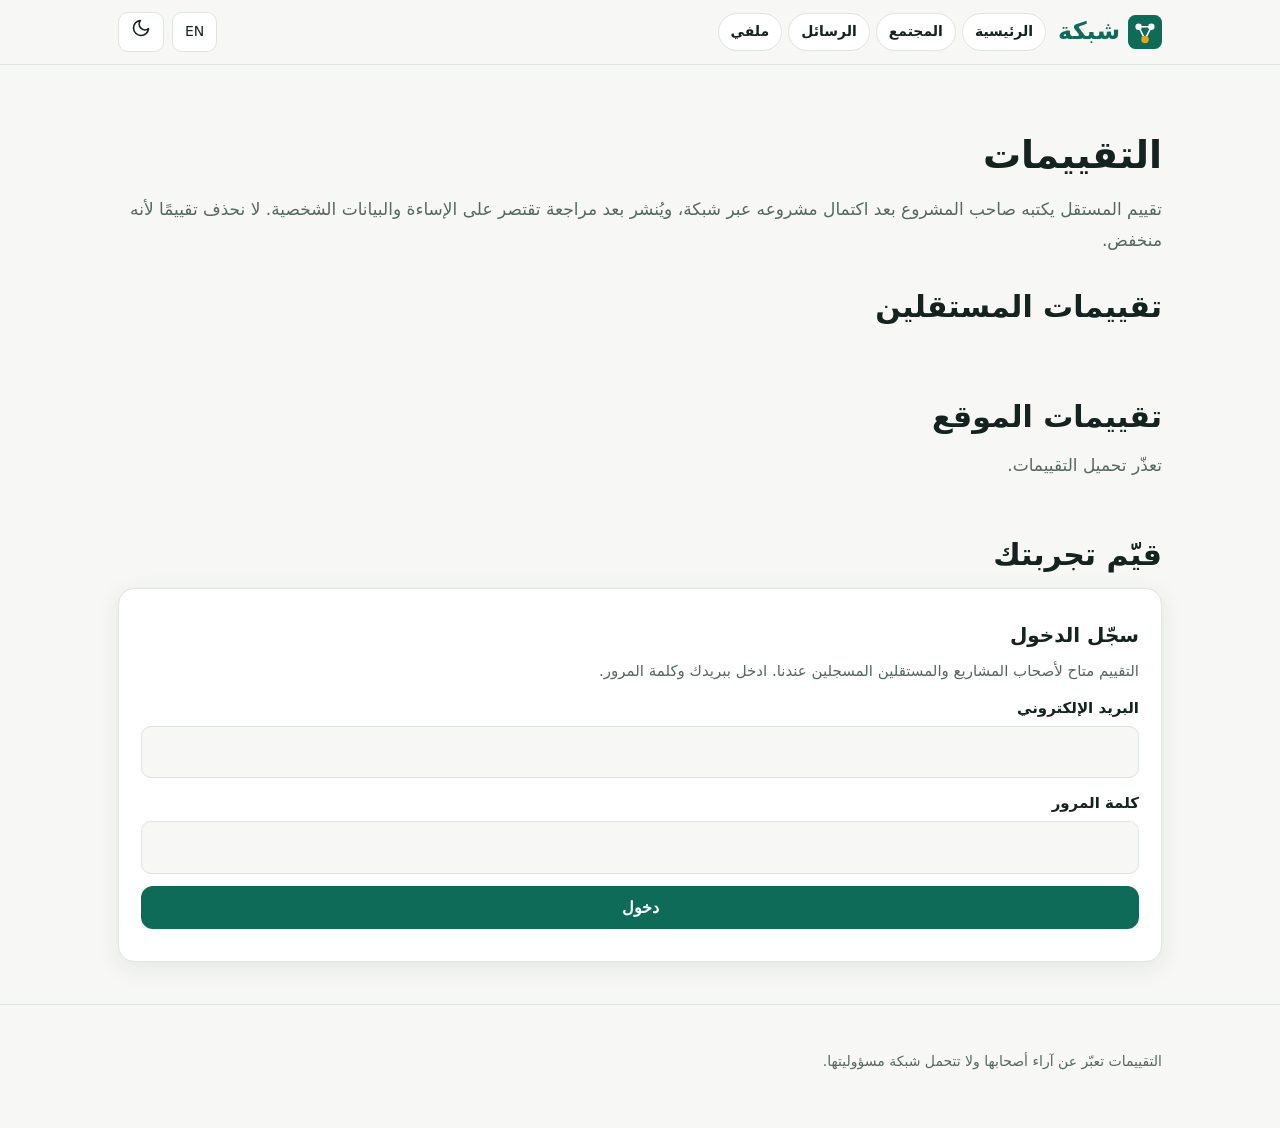
<file: reviews.html>
<!doctype html>
<html lang="ar" dir="rtl">
  <head>
    <meta charset="utf-8" />
    <meta
      name="viewport"
      content="width=device-width, initial-scale=1, viewport-fit=cover"
    />
    <title>التقييمات | شبكة Shabaka</title>
    <meta
      name="description"
      content="تقييمات حقيقية لموقع شبكة وللمستقلين من أصحاب مشاريع أتمّوا أعمالهم عبرنا."
    />
    <meta name="referrer" content="no-referrer" />
    <meta name="color-scheme" content="light dark" />
    <meta name="theme-color" content="#0e6b57" />
    <link
      rel="canonical"
      href="https://ahmedhassanhamed.github.io/shabaka/reviews.html"
    />
    <meta
      http-equiv="Content-Security-Policy"
      content="default-src 'self'; style-src 'self' https://fonts.googleapis.com; font-src https://fonts.gstatic.com; script-src 'self'; img-src 'self' data:; connect-src https://*.supabase.co; base-uri 'none'; form-action 'none'; object-src 'none'"
    />
    <link rel="icon" type="image/svg+xml" href="assets/favicon.svg" />
    <link
      href="https://fonts.googleapis.com/css2?family=Cairo:wght@400;600;800&display=swap"
      rel="stylesheet"
    />
    <link rel="stylesheet" href="css/style.css" />
  </head>
  <body>
    <header class="sub">
      <div class="w">
        <a class="logo" href="index.html"
          ><img src="assets/logo.svg" alt="" width="34" height="34" /><span
            >شبكة</span
          ></a
        >
        <nav aria-label="Main">
          <a href="index.html">الرئيسية</a><a href="community.html">المجتمع</a
          ><a href="messages.html">الرسائل</a><a href="profile.html">ملفي</a>
        </nav>
      </div>
    </header>
    <main class="pg">
      <section>
        <div class="w">
          <h1>التقييمات</h1>
          <p class="sub">
            تقييم المستقل يكتبه صاحب المشروع بعد اكتمال مشروعه عبر شبكة، ويُنشر
            بعد مراجعة تقتصر على الإساءة والبيانات الشخصية. لا نحذف تقييمًا لأنه
            منخفض.
          </p>

          <h2>تقييمات المستقلين</h2>
          <div class="bands" id="chips"></div>
          <div class="stack mt" id="fl" aria-live="polite"></div>

          <h2 class="mt">تقييمات الموقع</h2>
          <p class="sub" id="ss"></p>
          <div class="stack" id="sl"></div>

          <h2 class="mt">قيّم تجربتك</h2>
          <div class="c" id="lg" hidden>
            <h3>سجّل الدخول</h3>
            <p>
              التقييم متاح لأصحاب المشاريع والمستقلين المسجلين عندنا. ادخل
              ببريدك وكلمة المرور.
            </p>
            <form id="lf">
              <div class="fld">
                <label for="em">البريد الإلكتروني</label
                ><input
                  id="em"
                  type="email"
                  autocomplete="email"
                  required
                  dir="ltr"
                />
              </div>
              <div class="fld">
                <label for="pw">كلمة المرور</label
                ><input
                  id="pw"
                  type="password"
                  autocomplete="current-password"
                  minlength="8"
                  required
                />
              </div>
              <button class="btn" type="submit">دخول</button>
            </form>
            <p class="tk" id="lm" role="status"></p>
          </div>

          <div class="stack" id="fm" hidden>
            <div class="c" id="ff-box" hidden>
              <h3>قيّم مستقلًا أتمّ مشروعك</h3>
              <form id="ff">
                <div class="fld">
                  <label for="fc">المشروع</label
                  ><select id="fc" required></select>
                </div>
                <div class="fld">
                  <label for="fn">اسم العرض</label
                  ><input
                    id="fn"
                    minlength="2"
                    maxlength="40"
                    required
                    autocomplete="nickname"
                  />
                </div>
                <div class="fld">
                  <label for="fr">التقييم</label
                  ><select id="fr" required></select>
                </div>
                <div class="fld">
                  <label for="fx">رأيك</label
                  ><textarea
                    id="fx"
                    minlength="10"
                    maxlength="500"
                    required
                  ></textarea>
                  <small class="tk"
                    >لا تكتب أرقام هواتف أو إيميلات أو بيانات شخصية.</small
                  >
                </div>
                <button class="btn" type="submit">إرسال للمراجعة</button>
                <p class="tk" id="fm1" role="status"></p>
              </form>
            </div>
            <p class="note" id="ff-none" hidden>
              تقييم المستقل يتاح بعد اكتمال مشروعك واعتماده من شبكة.
            </p>

            <div class="c" id="sf-box" hidden>
              <h3>قيّم موقع شبكة</h3>
              <form id="sf">
                <div class="fld">
                  <label for="sn">اسم العرض</label
                  ><input
                    id="sn"
                    minlength="2"
                    maxlength="40"
                    required
                    autocomplete="nickname"
                  />
                </div>
                <div class="fld">
                  <label for="sr">التقييم</label
                  ><select id="sr" required></select>
                </div>
                <div class="fld">
                  <label for="sx">رأيك</label
                  ><textarea
                    id="sx"
                    minlength="10"
                    maxlength="500"
                    required
                  ></textarea>
                </div>
                <button class="btn" type="submit">إرسال للمراجعة</button>
                <p class="tk" id="fm2" role="status"></p>
              </form>
            </div>
            <p class="note" id="sf-done" hidden></p>
            <button class="link" id="out" type="button">تسجيل الخروج</button>
          </div>
        </div>
      </section>
    </main>
    <footer>
      <div class="w">
        <p>التقييمات تعبّر عن آراء أصحابها ولا تتحمل شبكة مسؤوليتها.</p>
      </div>
    </footer>
    <noscript><p class="ns">يتطلب هذا الموقع JavaScript.</p></noscript>
    <script src="js/chat-config.js"></script>
    <script src="js/shell.js"></script>
    <script src="js/nav.js"></script>
    <script src="js/auth.js"></script>
    <script src="js/reviews.js"></script>
  </body>
</html>
</file>
<file: css/style.css>
:root {
  --bg: #f7f8f6;
  --card: #fff;
  --ink: #14231f;
  --mut: #566761;
  --pri: #0e6b57;
  --on: #fff;
  --acc: #e8a317;
  --line: #dfe5e1;
  --err: #b3261e;
  --sh: 0 6px 24px rgba(20, 35, 31, 0.08);
  box-sizing: border-box;
  padding-top: env(safe-area-inset-top, 0px);
  padding-bottom: env(safe-area-inset-bottom, 0px);
}
@media (prefers-color-scheme: dark) {
  :root:not([data-theme="light"]) {
    --bg: #0c1512;
    --card: #13211c;
    --ink: #e8efeb;
    --mut: #9fb0a8;
    --pri: #3fc2a1;
    --on: #08130f;
    --acc: #f2b83a;
    --line: #25382f;
    --err: #ff8a80;
    --sh: none;
    color-scheme: dark;
  }
}
:root[data-theme="dark"] {
  --bg: #0c1512;
  --card: #13211c;
  --ink: #e8efeb;
  --mut: #9fb0a8;
  --pri: #3fc2a1;
  --on: #08130f;
  --acc: #f2b83a;
  --line: #25382f;
  --err: #ff8a80;
  --sh: none;
  color-scheme: dark;
}
html {
  scroll-behavior: smooth;
  scroll-padding-top: 76px;
}
* {
  box-sizing: border-box;
}
body {
  overflow-x: clip;
  margin: 0;
  background: var(--bg);
  color: var(--ink);
  font:
    400 17px/1.8 Cairo,
    system-ui,
    sans-serif;
}
.w {
  max-width: 1080px;
  margin: auto;
  padding: 0 18px;
}
.skip {
  position: absolute;
  inset-inline-start: -999px;
  top: 8px;
  background: var(--pri);
  color: var(--on);
  padding: 8px 14px;
  border-radius: 8px;
  z-index: 20;
}
.skip:focus {
  inset-inline-start: 8px;
}
header {
  position: sticky;
  top: 0;
  z-index: 10;
  background: var(--bg);
  border-bottom: 1px solid var(--line);
}
header .w {
  display: flex;
  align-items: center;
  justify-content: space-between;
  gap: 12px;
  height: 64px;
}
.logo {
  display: flex;
  align-items: center;
  gap: 8px;
  font-weight: 800;
  font-size: 24px;
  color: var(--pri);
  text-decoration: none;
}
nav {
  display: flex;
  gap: 6px;
}
nav a {
  color: var(--ink);
  text-decoration: none;
  font-size: 14px;
  font-weight: 600;
  white-space: nowrap;
  padding: 5px 12px;
  border: 1px solid var(--line);
  border-radius: 99px;
  background: var(--card);
  transition:
    background 0.15s,
    color 0.15s,
    border-color 0.15s;
}
nav a:hover {
  border-color: var(--pri);
  color: var(--pri);
}
nav a[aria-current] {
  background: var(--pri);
  border-color: var(--pri);
  color: var(--on);
}
.ctl {
  display: flex;
  gap: 8px;
}
.mb {
  display: none;
}
.ib {
  border: 1px solid var(--line);
  background: var(--card);
  color: var(--ink);
  border-radius: 10px;
  padding: 5px 12px;
  cursor: pointer;
  font: inherit;
  font-size: 14px;
}
.btn {
  display: inline-block;
  background: var(--pri);
  color: var(--on);
  border: 2px solid var(--pri);
  border-radius: 12px;
  padding: 10px 24px;
  font:
    600 16px Cairo,
    sans-serif;
  text-decoration: none;
  cursor: pointer;
}
.btn.o {
  background: transparent;
  color: var(--pri);
}
.btn[hidden] {
  display: none;
}
:focus-visible {
  outline: 3px solid var(--acc);
  outline-offset: 2px;
}
.hero {
  padding: 64px 0 36px;
  text-align: center;
}
h1 {
  font-size: clamp(30px, 6vw, 52px);
  line-height: 1.3;
  margin: 0 0 14px;
  font-weight: 800;
}
h1 em {
  font-style: normal;
  color: var(--pri);
}
.hero p {
  max-width: 660px;
  margin: 0 auto 24px;
  color: var(--mut);
  font-size: 19px;
}
.cta {
  display: flex;
  gap: 12px;
  justify-content: center;
  flex-wrap: wrap;
}
.cta.start {
  justify-content: flex-start;
  margin-bottom: 18px;
}
.chips {
  display: flex;
  gap: 8px;
  justify-content: center;
  flex-wrap: wrap;
  list-style: none;
  padding: 0;
  margin: 26px 0 0;
}
.chips li {
  border: 1px solid var(--line);
  background: var(--card);
  border-radius: 99px;
  padding: 2px 14px;
  font-size: 14px;
  color: var(--mut);
}
section {
  padding: 42px 0;
}
h2 {
  font-size: 30px;
  margin: 0 0 6px;
  font-weight: 800;
}
.sub {
  color: var(--mut);
  margin: 0 0 24px;
}
.mt {
  margin-top: 24px;
}
.g {
  display: grid;
  gap: 16px;
  grid-template-columns: repeat(auto-fit, minmax(230px, 1fr));
}
.g2 {
  display: grid;
  gap: 16px;
  grid-template-columns: repeat(auto-fit, minmax(300px, 1fr));
}
.c {
  background: var(--card);
  border: 1px solid var(--line);
  border-radius: 16px;
  padding: 22px;
  box-shadow: var(--sh);
}
.c h3 {
  margin: 6px 0;
  font-size: 20px;
}
.c p {
  margin: 0 0 10px;
  color: var(--mut);
  font-size: 15px;
  line-height: 1.7;
}
.n {
  display: inline-grid;
  place-items: center;
  width: 36px;
  height: 36px;
  border-radius: 50%;
  background: var(--acc);
  color: #14231f;
  font-weight: 800;
}
.link {
  background: none;
  border: 0;
  color: var(--pri);
  font:
    600 15px Cairo,
    sans-serif;
  cursor: pointer;
  padding: 0;
}
.lst {
  margin: 8px 0 0;
  padding-inline-start: 22px;
}
.lst li {
  margin-bottom: 6px;
}
.big {
  font-size: 40px;
  color: var(--pri);
  display: block;
  line-height: 1.2;
}
.bands {
  display: flex;
  gap: 8px;
  flex-wrap: wrap;
  list-style: none;
  padding: 0;
  margin: 8px 0;
}
.bands li {
  border: 1px solid var(--pri);
  color: var(--pri);
  border-radius: 10px;
  padding: 2px 14px;
  font-weight: 600;
  direction: ltr;
}
.roles {
  display: flex;
  gap: 8px;
  margin-bottom: 14px;
  flex-wrap: wrap;
}
.roles button {
  flex: 1;
  min-width: 140px;
  padding: 10px;
  border: 2px solid var(--line);
  border-radius: 12px;
  background: var(--card);
  color: var(--ink);
  font:
    600 16px Cairo,
    sans-serif;
  cursor: pointer;
}
.roles button[aria-selected="true"] {
  border-color: var(--pri);
  background: var(--pri);
  color: var(--on);
}
.steps {
  display: flex;
  gap: 6px;
  list-style: none;
  padding: 0;
  margin: 0 0 16px;
  flex-wrap: wrap;
}
.steps li {
  flex: 1;
  min-width: 120px;
  font-size: 13px;
  color: var(--mut);
  border-top: 4px solid var(--line);
  padding-top: 4px;
}
.steps li.on {
  border-color: var(--acc);
  color: var(--ink);
  font-weight: 600;
}
.steps li.ok {
  border-color: var(--pri);
}
form {
  display: grid;
  gap: 12px;
}
form h3 {
  margin: 0;
}
.fld {
  display: grid;
  gap: 4px;
}
.fld > label {
  font-weight: 600;
  font-size: 15px;
}
input,
select,
textarea {
  font: inherit;
  padding: 10px 12px;
  border: 1px solid var(--line);
  border-radius: 10px;
  background: var(--bg);
  color: var(--ink);
  width: 100%;
}
textarea {
  min-height: 110px;
}
input[type="url"],
input[inputmode="email"] {
  direction: ltr;
  text-align: start;
}
.chk {
  display: flex;
  gap: 10px;
  align-items: flex-start;
  font-weight: 400;
}
.chk input {
  width: auto;
  margin-top: 9px;
}
.err {
  color: var(--err);
  font-size: 14px;
  min-height: 1px;
}
.tk {
  font-size: 14px;
  color: var(--mut);
}
.hp {
  position: absolute;
  width: 1px;
  height: 1px;
  margin: -1px;
  padding: 0;
  border: 0;
  overflow: hidden;
  clip: rect(0 0 0 0);
  opacity: 0;
  pointer-events: none;
}
.wnav {
  display: flex;
  gap: 10px;
  justify-content: space-between;
}
.rv dl {
  display: grid;
  grid-template-columns: auto 1fr;
  gap: 4px 14px;
  margin: 8px 0;
}
.rv dt {
  color: var(--mut);
}
.rv dd {
  margin: 0;
  word-break: break-word;
}
.rv h4 {
  margin: 0;
}
.note {
  background: var(--bg);
  border-inline-start: 4px solid var(--acc);
  padding: 12px 16px;
  border-radius: 10px;
  font-size: 15px;
  color: var(--mut);
  margin: 0;
}
.note strong {
  color: var(--ink);
}
ul {
  margin: 8px 0 0;
  padding-inline-start: 20px;
}
li {
  margin-bottom: 4px;
}
pre {
  white-space: pre-wrap;
  background: var(--bg);
  border: 1px dashed var(--pri);
  border-radius: 10px;
  padding: 12px;
  font:
    14px/1.7 Cairo,
    sans-serif;
  word-break: break-word;
}
details {
  background: var(--card);
  border: 1px solid var(--line);
  border-radius: 12px;
  padding: 12px 16px;
  margin-bottom: 10px;
}
summary {
  cursor: pointer;
  font-weight: 600;
}
details p {
  margin: 8px 0 0;
  color: var(--mut);
  font-size: 15px;
}
footer {
  border-top: 1px solid var(--line);
  padding: 30px 0 40px;
  color: var(--mut);
  font-size: 14px;
}
.about {
  display: flex;
  gap: 18px;
  align-items: flex-start;
}
.av {
  flex: none;
  width: 96px;
  height: 96px;
  border-radius: 50%;
  object-fit: cover;
  border: 3px solid var(--pri);
  background: var(--card);
}
.links {
  display: flex;
  flex-wrap: wrap;
  gap: 8px 10px;
  list-style: none;
  padding: 0;
}
.links a {
  display: inline-block;
  border: 1px solid var(--line);
  border-radius: 10px;
  padding: 2px 14px;
  color: var(--pri);
  text-decoration: none;
  font-weight: 600;
  direction: ltr;
}
.about > div:last-child {
  min-width: 0;
}
.links a {
  overflow-wrap: anywhere;
}
.links a:hover {
  background: var(--pri);
  color: var(--on);
}
.ns {
  background: var(--acc);
  color: #14231f;
  margin: 0;
  padding: 12px;
  text-align: center;
}
@media (max-width: 1040px) {
  .mb {
    display: inline-block;
  }
  nav {
    display: none;
    position: absolute;
    top: 64px;
    inset-inline: 0;
    flex-direction: column;
    gap: 8px;
    background: var(--bg);
    padding: 12px 18px;
    border-bottom: 1px solid var(--line);
  }
  nav.open {
    display: flex;
  }
  nav a {
    padding: 10px 14px;
    text-align: center;
  }
}
@media (max-width: 560px) {
  .about {
    flex-direction: column;
  }
}
@media (prefers-reduced-motion: reduce) {
  html {
    scroll-behavior: auto;
  }
}

.pg h1 {
  font-size: clamp(26px, 5vw, 38px);
}
.stack {
  display: grid;
  gap: 12px;
}
.post {
  display: grid;
  grid-template-columns: 1fr auto;
  gap: 14px;
  align-items: start;
}
.post h3 {
  margin: 0 0 4px;
}
.post p {
  white-space: pre-wrap;
  overflow-wrap: anywhere;
}
.meta {
  font-size: 13px;
  color: var(--mut);
}
.tag {
  display: inline-block;
  border: 1px solid var(--line);
  border-radius: 99px;
  padding: 0 10px;
  font-size: 13px;
  color: var(--mut);
}
.vote {
  min-width: 68px;
  display: grid;
  place-items: center;
  border: 2px solid var(--line);
  border-radius: 12px;
  background: var(--card);
  color: var(--ink);
  padding: 6px 10px;
  font:
    600 14px Cairo,
    sans-serif;
  cursor: pointer;
}
.vote strong {
  font-size: 20px;
}
.vote[aria-pressed="true"] {
  border-color: var(--pri);
  background: var(--pri);
  color: var(--on);
}

#theme {
  display: inline-grid;
  place-items: center;
  padding: 6px 9px;
}
@media (prefers-reduced-motion: reduce) {
  nav a {
    transition: none;
  }
}

[hidden] {
  display: none !important;
}
.pill {
  display: inline-block;
  color: var(--pri);
  text-decoration: none;
  font-weight: 600;
  padding: 5px 16px;
  border: 1px solid var(--line);
  border-radius: 99px;
  background: var(--card);
}
.pill:hover {
  border-color: var(--pri);
}
.chat {
  display: grid;
  grid-template-columns: 280px 1fr;
  height: min(640px, calc(100vh - 240px));
  min-height: 420px;
  border: 1px solid var(--line);
  border-radius: 16px;
  overflow: hidden;
  background: var(--card);
}
.chat .side {
  border-inline-end: 1px solid var(--line);
  overflow: auto;
}
.chat .side h3 {
  margin: 0;
  padding: 14px 16px;
  font-size: 16px;
  border-bottom: 1px solid var(--line);
}
.cv {
  display: block;
  width: 100%;
  text-align: start;
  background: none;
  border: 0;
  border-bottom: 1px solid var(--line);
  color: var(--ink);
  padding: 12px 16px;
  font: inherit;
  cursor: pointer;
}
.cv[aria-current="true"] {
  background: var(--bg);
  font-weight: 600;
}
.th {
  display: flex;
  flex-direction: column;
  min-width: 0;
  min-height: 0;
}
.th .top {
  padding: 10px 16px;
  border-bottom: 1px solid var(--line);
  display: flex;
  gap: 8px;
  align-items: center;
}
#msgs {
  flex: 1;
  overflow: auto;
  padding: 16px;
  display: flex;
  flex-direction: column;
  gap: 8px;
  background: var(--bg);
}
.m {
  max-width: 80%;
  padding: 8px 12px;
  border-radius: 14px;
  background: var(--card);
  border: 1px solid var(--line);
  white-space: pre-wrap;
  overflow-wrap: anywhere;
}
.m.me {
  align-self: flex-start;
  background: var(--pri);
  border-color: var(--pri);
  color: var(--on);
}
.m:not(.me) {
  align-self: flex-end;
}
.m time {
  display: block;
  font-size: 12px;
  opacity: 0.7;
}
.composer {
  display: flex;
  gap: 8px;
  padding: 12px;
  border-top: 1px solid var(--line);
}
.composer textarea {
  min-height: 0;
  flex: 1;
  resize: none;
}
.back {
  display: none;
}
@media (max-width: 700px) {
  .chat {
    grid-template-columns: 1fr;
  }
  .chat.open .side,
  .chat:not(.open) .th {
    display: none;
  }
  .back {
    display: inline-block;
  }
}

.stars {
  color: var(--acc);
  letter-spacing: 2px;
  font-size: 18px;
}
button.pill {
  font:
    600 14px Cairo,
    sans-serif;
  cursor: pointer;
}
.pill[aria-pressed="true"] {
  background: var(--pri);
  border-color: var(--pri);
  color: var(--on);
}

.bd {
  display: inline-block;
  min-width: 20px;
  padding: 0 6px;
  border-radius: 99px;
  background: #d93025;
  color: #fff;
  font-size: 12px;
  font-weight: 700;
  line-height: 20px;
  text-align: center;
  margin-inline-start: 6px;
}
.bell {
  position: relative;
  display: inline-grid;
  place-items: center;
  width: 38px;
  height: 38px;
  border: 1px solid var(--line);
  border-radius: 50%;
  background: var(--card);
  color: var(--ink);
  cursor: pointer;
}
.bell .bd {
  position: absolute;
  top: -6px;
  inset-inline-end: -6px;
  margin: 0;
}
.npanel {
  position: absolute;
  top: 100%;
  inset-inline-end: 12px;
  width: min(360px, 92vw);
  max-height: 70vh;
  overflow: auto;
  background: var(--card);
  border: 1px solid var(--line);
  border-radius: 14px;
  box-shadow: 0 10px 30px rgba(0, 0, 0, 0.18);
  z-index: 30;
}
.nhead {
  display: flex;
  justify-content: space-between;
  align-items: center;
  padding: 10px 14px;
  border-bottom: 1px solid var(--line);
}
.nitem {
  display: grid;
  gap: 2px;
  padding: 10px 14px;
  border-bottom: 1px solid var(--line);
  color: var(--ink);
  text-decoration: none;
  font-size: 15px;
}
.nitem.new {
  background: var(--bg);
  font-weight: 600;
}
.npad {
  padding: 14px;
}
.flink {
  color: var(--pri);
  font-weight: 600;
}
a.link {
  text-decoration: none;
}
header.sub .w {
  height: auto;
  min-height: 64px;
  flex-wrap: wrap;
  padding-block: 8px;
}
header.sub nav {
  display: flex;
  position: static;
  flex-direction: row;
  flex-wrap: wrap;
  padding: 0;
  border: 0;
  background: none;
}
header.sub nav a {
  padding: 5px 12px;
  text-align: start;
}

html[lang="en"] .m.me {
  align-self: flex-end;
}
html[lang="en"] .m:not(.me) {
  align-self: flex-start;
}
header.sub .ctl {
  margin-inline-start: auto;
}
</file>
